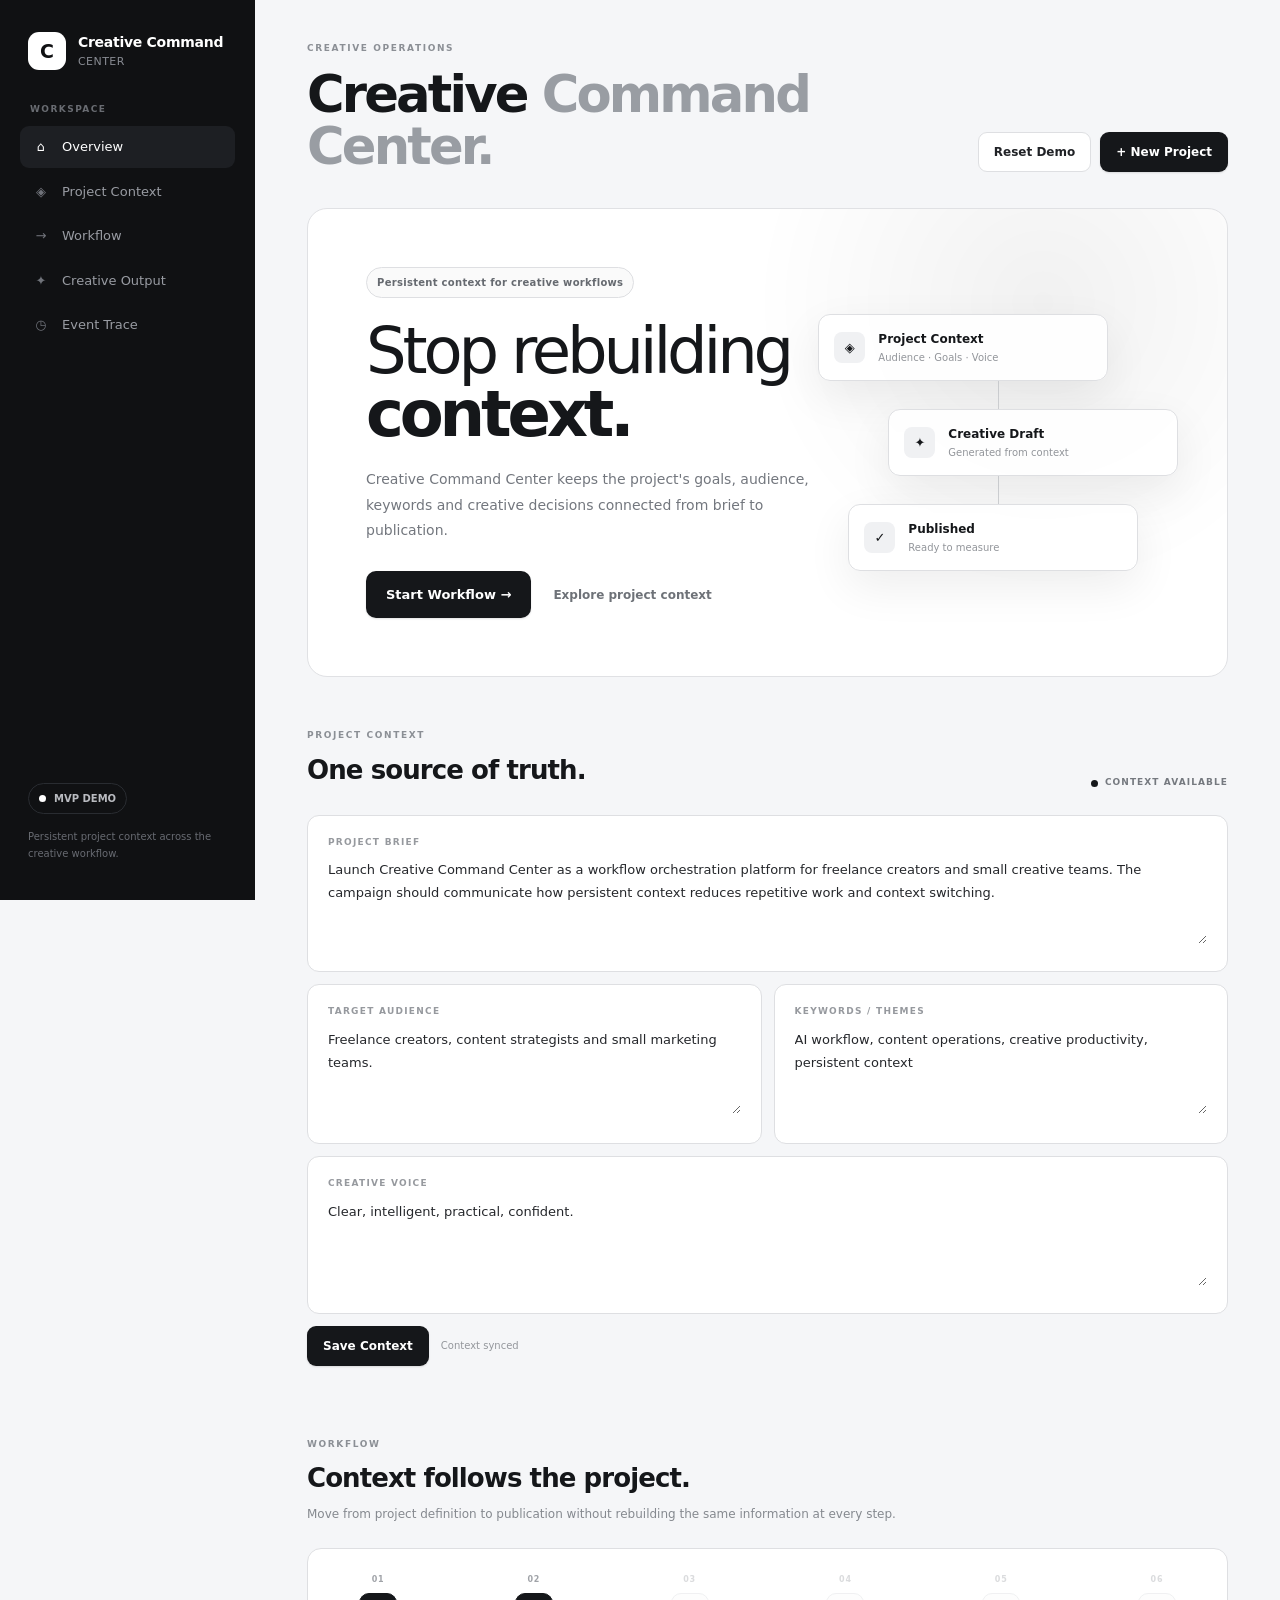
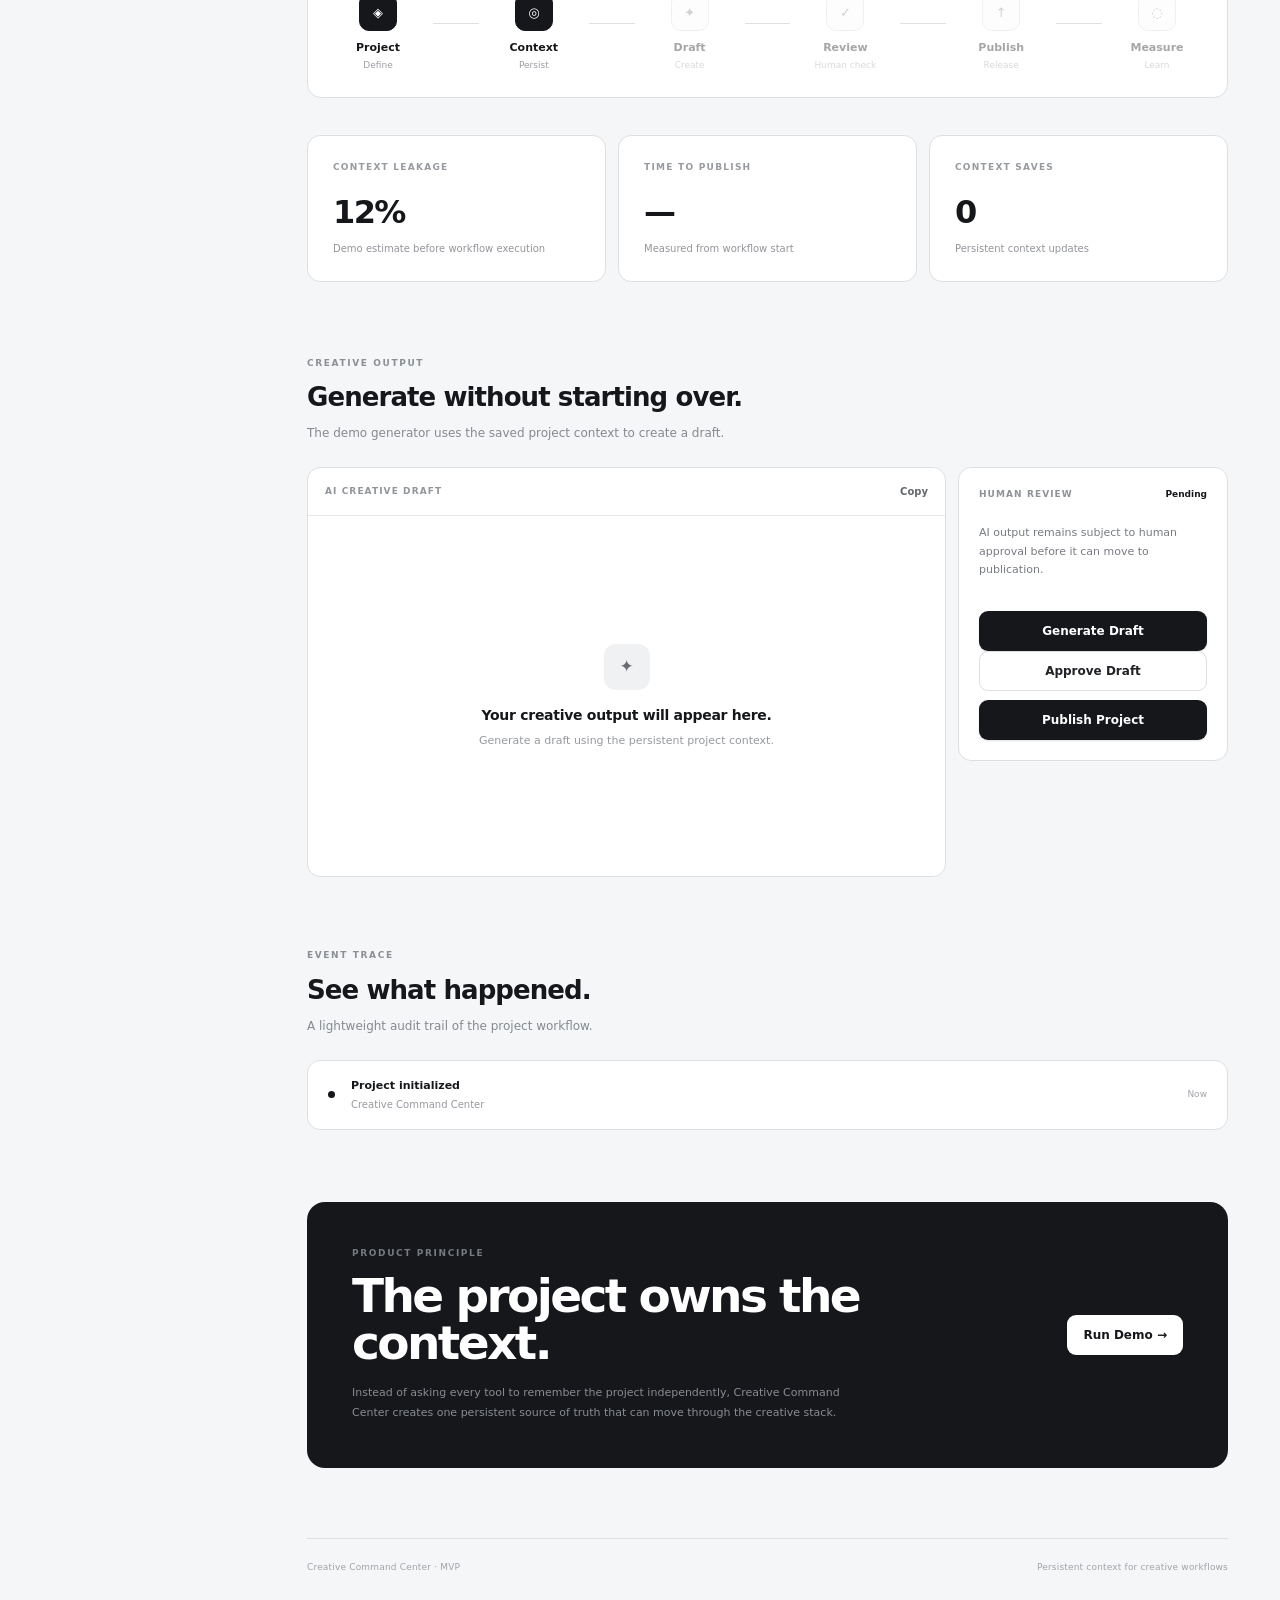
<file: index.html>
<!DOCTYPE html>
<html lang="en">
<head>
    <meta charset="UTF-8">

    <meta
        name="viewport"
        content="width=device-width, initial-scale=1.0"
    >

    <meta
        name="description"
        content="Creative Command Center — persistent context for creative workflows."
    >

    <title>
        Creative Command Center
    </title>

    <!-- Main stylesheet -->
    <link
        rel="stylesheet"
        href="styles.css"
    >
</head>


<body>

<div class="app-shell">


    <!-- =====================================================
         SIDEBAR
         ===================================================== -->

    <aside class="sidebar">

        <div class="brand">

            <div class="brand-mark">
                C
            </div>

            <div>

                <div class="brand-name">
                    Creative Command
                </div>

                <div class="brand-subtitle">
                    CENTER
                </div>

            </div>

        </div>


        <div class="workspace-label">
            WORKSPACE
        </div>


        <button
            class="nav-item active"
            onclick="scrollToSection('overview')"
        >
            <span>⌂</span>
            Overview
        </button>


        <button
            class="nav-item"
            onclick="scrollToSection('context-section')"
        >
            <span>◈</span>
            Project Context
        </button>


        <button
            class="nav-item"
            onclick="scrollToSection('workflow-section')"
        >
            <span>→</span>
            Workflow
        </button>


        <button
            class="nav-item"
            onclick="scrollToSection('draft-section')"
        >
            <span>✦</span>
            Creative Output
        </button>


        <button
            class="nav-item"
            onclick="scrollToSection('events-section')"
        >
            <span>◷</span>
            Event Trace
        </button>


        <div class="sidebar-bottom">

            <div class="demo-badge">

                <span class="status-dot"></span>

                MVP DEMO

            </div>


            <div class="sidebar-note">

                Persistent project context
                across the creative workflow.

            </div>

        </div>

    </aside>



    <!-- =====================================================
         MAIN CONTENT
         ===================================================== -->

    <main class="main-content">


        <!-- =================================================
             TOP BAR
             ================================================= -->

        <header class="topbar">

            <div>

                <div class="eyebrow">
                    CREATIVE OPERATIONS
                </div>

                <h1>
                    Creative
                    <span>Command Center.</span>
                </h1>

            </div>


            <div class="topbar-actions">

                <button
                    class="secondary-btn"
                    onclick="resetDemo()"
                >
                    Reset Demo
                </button>


                <button
                    class="primary-btn"
                    onclick="createProject()"
                >
                    + New Project
                </button>

            </div>

        </header>



        <!-- =================================================
             HERO
             ================================================= -->

        <section
            id="overview"
            class="hero-card"
        >

            <div class="hero-copy">

                <span class="pill">
                    Persistent context for creative workflows
                </span>


                <h2>
                    Stop rebuilding
                    <strong>context.</strong>
                </h2>


                <p>
                    Creative Command Center keeps the project's
                    goals, audience, keywords and creative
                    decisions connected from brief to publication.
                </p>


                <div class="hero-actions">

                    <button
                        class="primary-btn large"
                        onclick="startWorkflow()"
                    >
                        Start Workflow →
                    </button>


                    <button
                        class="text-btn"
                        onclick="scrollToSection('context-section')"
                    >
                        Explore project context
                    </button>

                </div>

            </div>



            <!-- Hero visual -->

            <div class="hero-visual">

                <div class="floating-card card-one">

                    <div class="mini-icon">
                        ◈
                    </div>

                    <div>

                        <strong>
                            Project Context
                        </strong>

                        <small>
                            Audience · Goals · Voice
                        </small>

                    </div>

                </div>


                <div class="connection-line"></div>


                <div class="floating-card card-two">

                    <div class="mini-icon">
                        ✦
                    </div>

                    <div>

                        <strong>
                            Creative Draft
                        </strong>

                        <small>
                            Generated from context
                        </small>

                    </div>

                </div>


                <div class="connection-line"></div>


                <div class="floating-card card-three">

                    <div class="mini-icon">
                        ✓
                    </div>

                    <div>

                        <strong>
                            Published
                        </strong>

                        <small>
                            Ready to measure
                        </small>

                    </div>

                </div>

            </div>

        </section>



        <!-- =================================================
             PROJECT CONTEXT
             ================================================= -->

        <section
            id="context-section"
            class="section"
        >

            <div class="section-heading">

                <div>

                    <div class="section-kicker">
                        PROJECT CONTEXT
                    </div>

                    <h2>
                        One source of truth.
                    </h2>

                </div>


                <div class="live-status">

                    <span></span>

                    CONTEXT AVAILABLE

                </div>

            </div>


            <div class="context-grid">


                <!-- Brief -->

                <div class="context-card wide">

                    <label for="brief">
                        PROJECT BRIEF
                    </label>

                    <textarea
                        id="brief"
                        placeholder="Describe the project..."
                    ></textarea>

                </div>


                <!-- Audience -->

                <div class="context-card">

                    <label for="audience">
                        TARGET AUDIENCE
                    </label>

                    <textarea
                        id="audience"
                        placeholder="Who are you creating for?"
                    ></textarea>

                </div>


                <!-- Keywords -->

                <div class="context-card">

                    <label for="keywords">
                        KEYWORDS / THEMES
                    </label>

                    <textarea
                        id="keywords"
                        placeholder="Keywords, themes and concepts..."
                    ></textarea>

                </div>


                <!-- Voice -->

                <div class="context-card wide">

                    <label for="voice">
                        CREATIVE VOICE
                    </label>

                    <textarea
                        id="voice"
                        placeholder="How should the output sound?"
                    ></textarea>

                </div>

            </div>


            <div class="context-actions">

                <button
                    class="primary-btn"
                    onclick="saveContext()"
                >
                    Save Context
                </button>


                <span id="save-status">
                    Context synced
                </span>

            </div>

        </section>



        <!-- =================================================
             WORKFLOW
             ================================================= -->

        <section
            id="workflow-section"
            class="section"
        >

            <div class="section-heading">

                <div>

                    <div class="section-kicker">
                        WORKFLOW
                    </div>

                    <h2>
                        Context follows the project.
                    </h2>

                    <p>
                        Move from project definition to
                        publication without rebuilding the
                        same information at every step.
                    </p>

                </div>

            </div>


            <div class="workflow">


                <!-- Step 01 -->

                <div
                    id="step-project"
                    class="workflow-step completed"
                >

                    <div class="step-number">
                        01
                    </div>

                    <div class="step-icon">
                        ◈
                    </div>

                    <strong>
                        Project
                    </strong>

                    <span>
                        Define
                    </span>

                </div>


                <div class="workflow-connector"></div>


                <!-- Step 02 -->

                <div
                    id="step-context"
                    class="workflow-step completed"
                >

                    <div class="step-number">
                        02
                    </div>

                    <div class="step-icon">
                        ◎
                    </div>

                    <strong>
                        Context
                    </strong>

                    <span>
                        Persist
                    </span>

                </div>


                <div class="workflow-connector"></div>


                <!-- Step 03 -->

                <div
                    id="step-draft"
                    class="workflow-step"
                >

                    <div class="step-number">
                        03
                    </div>

                    <div class="step-icon">
                        ✦
                    </div>

                    <strong>
                        Draft
                    </strong>

                    <span>
                        Create
                    </span>

                </div>


                <div class="workflow-connector"></div>


                <!-- Step 04 -->

                <div
                    id="step-review"
                    class="workflow-step"
                >

                    <div class="step-number">
                        04
                    </div>

                    <div class="step-icon">
                        ✓
                    </div>

                    <strong>
                        Review
                    </strong>

                    <span>
                        Human check
                    </span>

                </div>


                <div class="workflow-connector"></div>


                <!-- Step 05 -->

                <div
                    id="step-publish"
                    class="workflow-step"
                >

                    <div class="step-number">
                        05
                    </div>

                    <div class="step-icon">
                        ↑
                    </div>

                    <strong>
                        Publish
                    </strong>

                    <span>
                        Release
                    </span>

                </div>


                <div class="workflow-connector"></div>


                <!-- Step 06 -->

                <div
                    id="step-measure"
                    class="workflow-step"
                >

                    <div class="step-number">
                        06
                    </div>

                    <div class="step-icon">
                        ◌
                    </div>

                    <strong>
                        Measure
                    </strong>

                    <span>
                        Learn
                    </span>

                </div>

            </div>

        </section>



        <!-- =================================================
             METRICS
             ================================================= -->

        <div class="metrics-grid">


            <div class="metric-card">

                <div class="metric-label">
                    CONTEXT LEAKAGE
                </div>

                <div
                    id="leakage-score"
                    class="metric-value"
                >
                    12%
                </div>

                <div class="metric-description">
                    Demo estimate before workflow execution
                </div>

            </div>


            <div class="metric-card">

                <div class="metric-label">
                    TIME TO PUBLISH
                </div>

                <div
                    id="publish-time"
                    class="metric-value"
                >
                    —
                </div>

                <div class="metric-description">
                    Measured from workflow start
                </div>

            </div>


            <div class="metric-card">

                <div class="metric-label">
                    CONTEXT SAVES
                </div>

                <div
                    id="context-saves"
                    class="metric-value"
                >
                    0
                </div>

                <div class="metric-description">
                    Persistent context updates
                </div>

            </div>

        </div>



        <!-- =================================================
             CREATIVE OUTPUT
             ================================================= -->

        <section
            id="draft-section"
            class="section"
        >

            <div class="section-heading">

                <div>

                    <div class="section-kicker">
                        CREATIVE OUTPUT
                    </div>

                    <h2>
                        Generate without starting over.
                    </h2>

                    <p>
                        The demo generator uses the saved
                        project context to create a draft.
                    </p>

                </div>

            </div>


            <div class="draft-layout">


                <!-- Draft -->

                <div class="draft-card">

                    <div class="draft-toolbar">

                        <span>
                            AI CREATIVE DRAFT
                        </span>


                        <button
                            onclick="copyDraft()"
                        >
                            Copy
                        </button>

                    </div>


                    <div
                        id="draft-output"
                        class="draft-output"
                    >

                        <div class="empty-state">

                            <div class="empty-icon">
                                ✦
                            </div>

                            <h3>
                                Your creative output
                                will appear here.
                            </h3>

                            <p>
                                Generate a draft using
                                the persistent project
                                context.
                            </p>

                        </div>

                    </div>

                </div>



                <!-- Review panel -->

                <div class="review-card">

                    <div class="review-header">

                        <span>
                            HUMAN REVIEW
                        </span>

                        <span
                            id="review-status"
                            class="review-status"
                        >
                            Pending
                        </span>

                    </div>


                    <p>
                        AI output remains subject to
                        human approval before it can
                        move to publication.
                    </p>


                    <button
                        class="primary-btn full"
                        onclick="generateDraft()"
                    >
                        Generate Draft
                    </button>


                    <button
                        class="secondary-btn full"
                        onclick="approveDraft()"
                    >
                        Approve Draft
                    </button>


                    <button
                        class="primary-btn full"
                        onclick="publishProject()"
                    >
                        Publish Project
                    </button>

                </div>

            </div>

        </section>



        <!-- =================================================
             EVENT TRACE
             ================================================= -->

        <section
            id="events-section"
            class="section"
        >

            <div class="section-heading">

                <div>

                    <div class="section-kicker">
                        EVENT TRACE
                    </div>

                    <h2>
                        See what happened.
                    </h2>

                    <p>
                        A lightweight audit trail of
                        the project workflow.
                    </p>

                </div>

            </div>


            <div
                id="event-trace"
                class="event-trace"
            >

                <div class="event">

                    <div class="event-dot"></div>

                    <div>

                        <strong>
                            Project initialized
                        </strong>

                        <span>
                            Creative Command Center
                        </span>

                    </div>

                    <time>
                        Now
                    </time>

                </div>

            </div>

        </section>



        <!-- =================================================
             FINAL CTA
             ================================================= -->

        <section class="final-cta">

            <div>

                <div class="section-kicker">
                    PRODUCT PRINCIPLE
                </div>

                <h2>
                    The project owns
                    the context.
                </h2>

                <p>
                    Instead of asking every tool to
                    remember the project independently,
                    Creative Command Center creates one
                    persistent source of truth that can
                    move through the creative stack.
                </p>

            </div>


            <button
                class="primary-btn"
                onclick="startWorkflow()"
            >
                Run Demo →
            </button>

        </section>



        <!-- =================================================
             FOOTER
             ================================================= -->

        <footer>

            <span>
                Creative Command Center · MVP
            </span>

            <span>
                Persistent context for creative workflows
            </span>

        </footer>


    </main>

</div>



<!-- =========================================================
     NEW PROJECT MODAL
     ========================================================= -->

<div
    id="project-modal"
    class="modal hidden"
>

    <div
        class="modal-overlay"
        onclick="closeModal()"
    ></div>


    <div class="modal-card">

        <button
            class="modal-close"
            onclick="closeModal()"
            aria-label="Close"
        >
            ×
        </button>


        <div class="section-kicker">
            NEW PROJECT
        </div>


        <h2>
            Start a new creative project.
        </h2>


        <p>
            Create a project and establish its
            persistent context.
        </p>


        <label for="new-project-name">
            PROJECT NAME
        </label>

        <input
            id="new-project-name"
            type="text"
            placeholder="e.g. Nike Spring Campaign"
        >


        <label for="new-project-description">
            DESCRIPTION
        </label>

        <textarea
            id="new-project-description"
            placeholder="What are you trying to create?"
        ></textarea>


        <button
            class="primary-btn full"
            onclick="saveNewProject()"
        >
            Create Project
        </button>

    </div>

</div>



<!-- =========================================================
     TOAST
     ========================================================= -->

<div id="toast"></div>



<!-- =========================================================
     JAVASCRIPT
     ========================================================= -->

<script src="app.js"></script>

</body>
</html>
</file>
<file: styles.css>
/* =========================================================
   CREATIVE COMMAND CENTER
   GitHub Pages MVP
   ========================================================= */


/* ---------------------------------------------------------
   RESET
   --------------------------------------------------------- */

* {
    box-sizing: border-box;
    margin: 0;
    padding: 0;
}


html {
    scroll-behavior: smooth;
}


body {
    font-family:
        Inter,
        ui-sans-serif,
        system-ui,
        -apple-system,
        BlinkMacSystemFont,
        "Segoe UI",
        sans-serif;

    background: #f5f6f8;

    color: #15171a;

    line-height: 1.5;

    -webkit-font-smoothing: antialiased;
}


button,
input,
textarea {
    font: inherit;
}


button {
    cursor: pointer;
}


textarea {
    resize: vertical;
}


::selection {
    background: #15171a;
    color: white;
}


/* ---------------------------------------------------------
   APP SHELL
   --------------------------------------------------------- */

.app-shell {
    display: flex;

    min-height: 100vh;
}


/* ---------------------------------------------------------
   SIDEBAR
   --------------------------------------------------------- */

.sidebar {
    position: fixed;

    left: 0;
    top: 0;
    bottom: 0;

    width: 255px;

    padding: 28px 20px;

    background: #101113;

    color: #ffffff;

    display: flex;
    flex-direction: column;

    z-index: 20;
}


.brand {
    display: flex;

    align-items: center;

    gap: 12px;

    padding: 4px 8px 32px;
}


.brand-mark {
    width: 38px;
    height: 38px;

    display: flex;
    align-items: center;
    justify-content: center;

    border-radius: 11px;

    background: #ffffff;

    color: #101113;

    font-size: 19px;
    font-weight: 800;
}


.brand-name {
    font-size: 14px;

    font-weight: 700;

    letter-spacing: -0.02em;
}


.brand-subtitle {
    margin-top: 1px;

    color: #888b92;

    font-size: 11px;

    letter-spacing: 0.04em;
}


.workspace-label {
    padding: 0 10px 10px;

    color: #696c72;

    font-size: 9px;

    font-weight: 700;

    letter-spacing: 0.16em;
}


.nav-item {
    width: 100%;

    border: 0;

    background: transparent;

    color: #999ca3;

    display: flex;
    align-items: center;

    gap: 12px;

    padding: 11px 12px;

    margin-bottom: 3px;

    border-radius: 9px;

    text-align: left;

    font-size: 13px;

    transition:
        background 0.2s ease,
        color 0.2s ease;
}


.nav-item span {
    width: 18px;

    color: #70737a;

    text-align: center;
}


.nav-item:hover {
    background: #191b1f;

    color: #ffffff;
}


.nav-item.active {
    background: #1d1f23;

    color: #ffffff;
}


.nav-item.active span {
    color: #ffffff;
}


.sidebar-bottom {
    margin-top: auto;

    padding: 10px 8px;
}


.demo-badge {
    display: inline-flex;

    align-items: center;

    gap: 8px;

    padding: 7px 10px;

    border: 1px solid #292c31;

    border-radius: 999px;

    color: #b9bbc0;

    font-size: 10px;

    font-weight: 600;
}


.status-dot {
    width: 7px;
    height: 7px;

    border-radius: 50%;

    background: #ffffff;
}


.sidebar-note {
    margin-top: 14px;

    color: #686b72;

    font-size: 10px;

    line-height: 1.7;
}


/* ---------------------------------------------------------
   MAIN
   --------------------------------------------------------- */

.main-content {
    width: calc(100% - 255px);

    margin-left: 255px;

    min-height: 100vh;

    padding: 42px 52px 60px;

    overflow: hidden;
}


/* ---------------------------------------------------------
   TOPBAR
   --------------------------------------------------------- */

.topbar {
    max-width: 1220px;

    margin: 0 auto 36px;

    display: flex;

    justify-content: space-between;

    align-items: flex-end;

    gap: 30px;
}


.eyebrow,
.section-kicker {
    color: #8b8f95;

    font-size: 9px;

    font-weight: 800;

    letter-spacing: 0.18em;

    text-transform: uppercase;
}


.topbar h1 {
    margin-top: 12px;

    font-size: clamp(32px, 4vw, 55px);

    line-height: 1.02;

    letter-spacing: -0.055em;

    font-weight: 700;
}


.topbar h1 span {
    color: #999da3;
}


.topbar-actions {
    display: flex;

    gap: 9px;

    flex-shrink: 0;
}


/* ---------------------------------------------------------
   BUTTONS
   --------------------------------------------------------- */

.primary-btn,
.secondary-btn {
    border-radius: 9px;

    padding: 10px 15px;

    border: 1px solid transparent;

    font-size: 12px;

    font-weight: 700;

    transition:
        transform 0.15s ease,
        box-shadow 0.15s ease,
        background 0.15s ease;
}


.primary-btn {
    background: #15171a;

    color: #ffffff;

    box-shadow:
        0 1px 2px rgba(0, 0, 0, 0.12);
}


.primary-btn:hover {
    transform: translateY(-1px);

    box-shadow:
        0 7px 20px rgba(0, 0, 0, 0.14);
}


.secondary-btn {
    background: #ffffff;

    color: #202226;

    border-color: #dedfe2;
}


.secondary-btn:hover {
    background: #f1f2f4;
}


.primary-btn.large {
    padding: 13px 19px;

    font-size: 13px;

    border-radius: 10px;
}


.text-btn {
    border: 0;

    background: transparent;

    color: #6e7278;

    padding: 10px 4px;

    font-size: 12px;

    font-weight: 700;
}


.text-btn:hover {
    color: #15171a;
}


.full {
    width: 100%;
}


/* ---------------------------------------------------------
   HERO
   --------------------------------------------------------- */

.hero-card {
    max-width: 1220px;

    min-height: 430px;

    margin: 0 auto 52px;

    padding: 58px;

    border: 1px solid #e0e1e4;

    border-radius: 20px;

    background:
        radial-gradient(
            circle at 80% 20%,
            rgba(0, 0, 0, 0.055),
            transparent 35%
        ),
        #ffffff;

    display: grid;

    grid-template-columns:
        minmax(0, 1.15fr)
        minmax(300px, 0.85fr);

    align-items: center;

    overflow: hidden;
}


.pill {
    display: inline-flex;

    align-items: center;

    padding: 7px 10px;

    border-radius: 999px;

    border: 1px solid #dedfe2;

    color: #666a70;

    background: #fafafa;

    font-size: 10px;

    font-weight: 700;

    letter-spacing: 0.03em;
}


.hero-copy h2 {
    margin-top: 22px;

    font-size: clamp(38px, 5vw, 65px);

    line-height: 0.98;

    letter-spacing: -0.065em;

    font-weight: 500;
}


.hero-copy h2 strong {
    font-weight: 750;
}


.hero-copy p {
    max-width: 570px;

    margin-top: 22px;

    color: #73777e;

    font-size: 14px;

    line-height: 1.8;
}


.hero-actions {
    display: flex;

    align-items: center;

    gap: 18px;

    margin-top: 28px;
}


/* ---------------------------------------------------------
   HERO VISUAL
   --------------------------------------------------------- */

.hero-visual {
    position: relative;

    width: 100%;

    min-height: 330px;

    display: flex;

    flex-direction: column;

    align-items: center;

    justify-content: center;
}


.floating-card {
    width: min(290px, 90%);

    padding: 15px;

    display: flex;

    align-items: center;

    gap: 13px;

    border: 1px solid #dedfe2;

    border-radius: 12px;

    background: rgba(255, 255, 255, 0.92);

    box-shadow:
        0 16px 45px rgba(0, 0, 0, 0.07);
}


.floating-card strong {
    display: block;

    font-size: 12px;

    font-weight: 750;
}


.floating-card small {
    display: block;

    margin-top: 2px;

    color: #92959a;

    font-size: 10px;
}


.mini-icon {
    width: 31px;
    height: 31px;

    border-radius: 8px;

    background: #f0f1f3;

    display: flex;

    align-items: center;
    justify-content: center;

    font-size: 13px;
}


.card-one {
    transform: translateX(-35px);
}


.card-two {
    transform: translateX(35px);
}


.card-three {
    transform: translateX(-5px);
}


.connection-line {
    width: 1px;

    height: 28px;

    background: #d3d5d8;
}


/* ---------------------------------------------------------
   SECTIONS
   --------------------------------------------------------- */

.section {
    max-width: 1220px;

    margin: 0 auto 72px;
}


.section-heading {
    display: flex;

    justify-content: space-between;

    align-items: flex-end;

    gap: 30px;

    margin-bottom: 25px;
}


.section-heading h2 {
    margin-top: 8px;

    font-size: 26px;

    letter-spacing: -0.035em;
}


.section-heading p {
    max-width: 600px;

    margin-top: 7px;

    color: #85898f;

    font-size: 12px;
}


/* ---------------------------------------------------------
   LIVE STATUS
   --------------------------------------------------------- */

.live-status {
    display: flex;

    align-items: center;

    gap: 7px;

    color: #75797f;

    font-size: 9px;

    font-weight: 800;

    letter-spacing: 0.12em;
}


.live-status span {
    width: 7px;
    height: 7px;

    border-radius: 50%;

    background: #15171a;
}


/* ---------------------------------------------------------
   CONTEXT
   --------------------------------------------------------- */

.context-grid {
    display: grid;

    grid-template-columns:
        1fr
        1fr;

    gap: 12px;
}


.context-card {
    padding: 20px;

    min-height: 160px;

    border: 1px solid #dedfe2;

    border-radius: 12px;

    background: #ffffff;
}


.context-card.wide {
    grid-column: 1 / -1;

    min-height: 135px;
}


.context-card label {
    display: block;

    margin-bottom: 10px;

    color: #96999e;

    font-size: 9px;

    font-weight: 800;

    letter-spacing: 0.14em;
}


.context-card textarea,
.context-card input {
    width: 100%;

    border: 0;

    outline: none;

    background: transparent;

    color: #25272b;

    font-size: 13px;

    line-height: 1.75;
}


.context-card textarea {
    min-height: 85px;
}


.context-card textarea:focus,
.context-card input:focus {
    color: #000000;
}


.context-actions {
    display: flex;

    align-items: center;

    gap: 12px;

    margin-top: 12px;
}


#save-status {
    color: #94979c;

    font-size: 10px;

    transition: color 0.2s ease;
}


#save-status.saved {
    color: #15171a;
}


/* ---------------------------------------------------------
   WORKFLOW
   --------------------------------------------------------- */

.workflow {
    display: flex;

    align-items: center;

    width: 100%;

    padding: 25px 15px;

    border: 1px solid #dedfe2;

    border-radius: 14px;

    background: #ffffff;

    overflow-x: auto;
}


.workflow-step {
    min-width: 110px;

    display: flex;

    flex-direction: column;

    align-items: center;

    text-align: center;

    opacity: 0.38;

    transition:
        opacity 0.3s ease,
        transform 0.3s ease;
}


.workflow-step.completed {
    opacity: 1;
}


.workflow-step.completed .step-icon {
    background: #15171a;

    color: #ffffff;

    border-color: #15171a;
}


.step-number {
    margin-bottom: 7px;

    color: #a0a3a8;

    font-size: 8px;

    font-weight: 800;

    letter-spacing: 0.1em;
}


.step-icon {
    width: 38px;
    height: 38px;

    margin-bottom: 9px;

    border: 1px solid #d8dade;

    border-radius: 10px;

    display: flex;

    align-items: center;
    justify-content: center;

    color: #85888e;

    background: #fafafa;

    font-size: 13px;

    transition:
        background 0.3s ease,
        color 0.3s ease;
}


.workflow-step strong {
    font-size: 11px;

    font-weight: 750;
}


.workflow-step span {
    margin-top: 2px;

    color: #9a9da2;

    font-size: 9px;
}


.workflow-connector {
    flex: 1;

    min-width: 25px;

    height: 1px;

    background: #dfe0e3;
}


/* ---------------------------------------------------------
   METRICS
   --------------------------------------------------------- */

.metrics-grid {
    max-width: 1220px;

    margin: -35px auto 75px;

    display: grid;

    grid-template-columns:
        repeat(3, 1fr);

    gap: 12px;
}


.metric-card {
    padding: 25px;

    border: 1px solid #dedfe2;

    border-radius: 13px;

    background: #ffffff;
}


.metric-label {
    color: #979a9f;

    font-size: 9px;

    font-weight: 800;

    letter-spacing: 0.14em;
}


.metric-value {
    margin-top: 13px;

    font-size: 32px;

    font-weight: 700;

    letter-spacing: -0.05em;
}


.metric-description {
    margin-top: 5px;

    color: #92959a;

    font-size: 10px;
}


/* ---------------------------------------------------------
   DRAFT
   --------------------------------------------------------- */

.draft-layout {
    display: grid;

    grid-template-columns:
        minmax(0, 1fr)
        270px;

    gap: 12px;
}


.draft-card,
.review-card {
    border: 1px solid #dedfe2;

    border-radius: 13px;

    background: #ffffff;
}


.draft-card {
    overflow: hidden;
}


.draft-toolbar {
    min-height: 48px;

    padding: 0 17px;

    display: flex;

    align-items: center;

    justify-content: space-between;

    border-bottom: 1px solid #e5e6e8;

    color: #92959a;

    font-size: 9px;

    font-weight: 800;

    letter-spacing: 0.12em;
}


.draft-toolbar button {
    border: 0;

    background: transparent;

    color: #64686e;

    font-size: 10px;

    font-weight: 700;
}


.draft-toolbar button:hover {
    color: #15171a;
}


.draft-output {
    min-height: 360px;

    padding: 30px;
}


.empty-state {
    min-height: 300px;

    display: flex;

    flex-direction: column;

    align-items: center;

    justify-content: center;

    text-align: center;
}


.empty-icon {
    width: 46px;
    height: 46px;

    margin-bottom: 15px;

    display: flex;

    align-items: center;
    justify-content: center;

    border-radius: 12px;

    background: #f0f1f3;

    color: #686c72;

    font-size: 17px;
}


.empty-state h3 {
    font-size: 14px;

    letter-spacing: -0.02em;
}


.empty-state p {
    max-width: 310px;

    margin-top: 7px;

    color: #96999e;

    font-size: 11px;
}


.generated-draft {
    max-width: 760px;
}


.draft-tag {
    display: inline-block;

    padding: 5px 8px;

    border-radius: 5px;

    background: #f0f1f3;

    color: #757980;

    font-size: 8px;

    font-weight: 800;

    letter-spacing: 0.12em;
}


.generated-draft h3 {
    margin-top: 17px;

    font-size: 27px;

    line-height: 1.1;

    letter-spacing: -0.04em;
}


.draft-hook {
    margin-top: 17px;

    font-size: 15px;

    font-weight: 700;

    line-height: 1.6;
}


.generated-draft > p:not(.draft-hook) {
    margin-top: 13px;

    color: #686c72;

    font-size: 12px;

    line-height: 1.9;
}


.draft-meta {
    display: grid;

    grid-template-columns:
        1fr
        1fr;

    gap: 10px;

    margin-top: 28px;
}


.draft-meta div {
    padding: 13px;

    border: 1px solid #e5e6e8;

    border-radius: 9px;

    background: #fafafa;
}


.draft-meta span {
    display: block;

    color: #999ca1;

    font-size: 8px;

    font-weight: 800;

    letter-spacing: 0.1em;

    text-transform: uppercase;
}


.draft-meta strong {
    display: block;

    margin-top: 5px;

    font-size: 10px;

    line-height: 1.5;
}


/* ---------------------------------------------------------
   REVIEW
   --------------------------------------------------------- */

.review-card {
    padding: 20px;

    height: fit-content;
}


.review-header {
    display: flex;

    align-items: center;

    justify-content: space-between;

    gap: 10px;

    color: #8f9298;

    font-size: 9px;

    font-weight: 800;

    letter-spacing: 0.12em;
}


.review-status {
    color: #15171a;

    letter-spacing: 0;
}


.review-card p {
    margin: 22px 0;

    color: #777b81;

    font-size: 11px;

    line-height: 1.7;
}


.review-card .primary-btn {
    margin-top: 9px;
}


/* ---------------------------------------------------------
   EVENT TRACE
   --------------------------------------------------------- */

.event-trace {
    border: 1px solid #dedfe2;

    border-radius: 13px;

    background: #ffffff;

    overflow: hidden;
}


.event {
    min-height: 68px;

    padding: 14px 20px;

    display: grid;

    grid-template-columns: 8px 1fr auto;

    align-items: center;

    gap: 15px;

    border-bottom: 1px solid #eeeeef;
}


.event:last-child {
    border-bottom: 0;
}


.event-dot {
    width: 7px;
    height: 7px;

    border-radius: 50%;

    background: #15171a;
}


.event strong {
    display: block;

    font-size: 11px;

    font-weight: 750;
}


.event span {
    display: block;

    margin-top: 2px;

    color: #96999f;

    font-size: 10px;
}


.event time {
    color: #a0a3a8;

    font-size: 9px;
}


/* ---------------------------------------------------------
   FINAL CTA
   --------------------------------------------------------- */

.final-cta {
    max-width: 1220px;

    margin: 10px auto 70px;

    padding: 45px;

    border-radius: 18px;

    background: #15171a;

    color: #ffffff;

    display: flex;

    align-items: center;

    justify-content: space-between;

    gap: 30px;
}


.final-cta .section-kicker {
    color: #777a80;
}


.final-cta h2 {
    margin-top: 12px;

    font-size: clamp(30px, 4vw, 47px);

    line-height: 1;

    letter-spacing: -0.055em;
}


.final-cta p {
    max-width: 500px;

    margin-top: 17px;

    color: #898c92;

    font-size: 11px;

    line-height: 1.8;
}


.final-cta .primary-btn {
    background: #ffffff;

    color: #15171a;

    flex-shrink: 0;
}


/* ---------------------------------------------------------
   FOOTER
   --------------------------------------------------------- */

footer {
    max-width: 1220px;

    margin: 0 auto;

    padding-top: 22px;

    border-top: 1px solid #dedfe2;

    display: flex;

    justify-content: space-between;

    color: #a0a3a8;

    font-size: 9px;

    letter-spacing: 0.02em;
}


/* ---------------------------------------------------------
   MODAL
   --------------------------------------------------------- */

.modal {
    position: fixed;

    inset: 0;

    z-index: 100;

    display: flex;

    align-items: center;

    justify-content: center;

    padding: 20px;
}


.modal.hidden {
    display: none;
}


.modal-overlay {
    position: absolute;

    inset: 0;

    background: rgba(10, 11, 13, 0.58);

    backdrop-filter: blur(5px);
}


.modal-card {
    position: relative;

    z-index: 2;

    width: min(470px, 100%);

    padding: 32px;

    border-radius: 16px;

    background: #ffffff;

    box-shadow:
        0 30px 80px rgba(0, 0, 0, 0.2);
}


.modal-card h2 {
    margin-top: 10px;

    font-size: 25px;

    letter-spacing: -0.04em;
}


.modal-card > p {
    margin: 8px 0 24px;

    color: #85898f;

    font-size: 11px;
}


.modal-card label {
    display: block;

    margin: 15px 0 7px;

    color: #888c92;

    font-size: 9px;

    font-weight: 800;

    letter-spacing: 0.12em;
}


.modal-card input,
.modal-card textarea {
    width: 100%;

    padding: 11px 12px;

    border: 1px solid #dedfe2;

    border-radius: 8px;

    outline: none;

    background: #fafafa;

    color: #15171a;

    font-size: 12px;
}


.modal-card textarea {
    min-height: 90px;

    line-height: 1.6;
}


.modal-card input:focus,
.modal-card textarea:focus {
    border-color: #999ca1;

    background: #ffffff;
}


.modal-card .primary-btn {
    margin-top: 22px;
}


.modal-close {
    position: absolute;

    top: 15px;
    right: 15px;

    width: 30px;
    height: 30px;

    border: 0;

    border-radius: 7px;

    background: #f0f1f3;

    color: #666a70;

    font-size: 17px;
}


.modal-close:hover {
    background: #e5e6e8;
}


/* ---------------------------------------------------------
   TOAST
   --------------------------------------------------------- */

#toast {
    position: fixed;

    left: 50%;

    bottom: 25px;

    z-index: 200;

    transform:
        translate(-50%, 20px);

    padding: 10px 15px;

    border-radius: 8px;

    background: #15171a;

    color: #ffffff;

    font-size: 10px;

    font-weight: 700;

    opacity: 0;

    pointer-events: none;

    transition:
        opacity 0.25s ease,
        transform 0.25s ease;
}


#toast.show {
    opacity: 1;

    transform:
        translate(-50%, 0);
}


/* ---------------------------------------------------------
   RESPONSIVE
   --------------------------------------------------------- */

@media (max-width: 1050px) {

    .sidebar {
        width: 210px;
    }

    .main-content {
        width: calc(100% - 210px);

        margin-left: 210px;

        padding: 35px 30px 50px;
    }

    .hero-card {
        padding: 42px;

        grid-template-columns:
            1fr
            0.8fr;
    }

}


@media (max-width: 820px) {

    .sidebar {
        position: relative;

        width: 100%;

        height: auto;

        min-height: auto;

        padding: 15px;

        flex-direction: row;

        align-items: center;
    }


    .app-shell {
        display: block;
    }


    .brand {
        padding: 0;

        flex-shrink: 0;
    }


    .workspace-label,
    .nav-item,
    .sidebar-note {
        display: none;
    }


    .sidebar-bottom {
        margin-left: auto;

        padding: 0;
    }


    .main-content {
        width: 100%;

        margin-left: 0;

        padding: 28px 20px 45px;
    }


    .topbar {
        align-items: flex-start;

        flex-direction: column;
    }


    .hero-card {
        grid-template-columns: 1fr;

        padding: 32px;

        min-height: auto;
    }


    .hero-visual {
        min-height: 280px;

        margin-top: 15px;
    }


    .metrics-grid {
        grid-template-columns: 1fr;

        margin-top: -25px;
    }


    .draft-layout {
        grid-template-columns: 1fr;
    }


    .review-card {
        display: grid;

        grid-template-columns: 1fr 1fr;

        gap: 10px;
    }


    .review-header,
    .review-card p {
        grid-column: 1 / -1;
    }


    .review-card .primary-btn,
    .review-card .secondary-btn {
        margin-top: 0;
    }


    .final-cta {
        flex-direction: column;

        align-items: flex-start;

        padding: 32px;
    }

}


@media (max-width: 560px) {

    .topbar h1 {
        font-size: 38px;
    }


    .topbar-actions {
        width: 100%;
    }


    .topbar-actions button {
        flex: 1;
    }


    .hero-card {
        padding: 25px;
    }


    .hero-copy h2 {
        font-size: 39px;
    }


    .hero-actions {
        align-items: flex-start;

        flex-direction: column;

        gap: 8px;
    }


    .context-grid {
        grid-template-columns: 1fr;
    }


    .context-card.wide {
        grid-column: auto;
    }


    .section-heading {
        align-items: flex-start;

        flex-direction: column;
    }


    .workflow {
        justify-content: flex-start;
    }


    .draft-output {
        padding: 20px;
    }


    .draft-meta {
        grid-template-columns: 1fr;
    }


    .review-card {
        display: block;
    }


    .review-card .primary-btn {
        margin-top: 9px;
    }


    footer {
        flex-direction: column;

        gap: 7px;
    }

}
</file>
